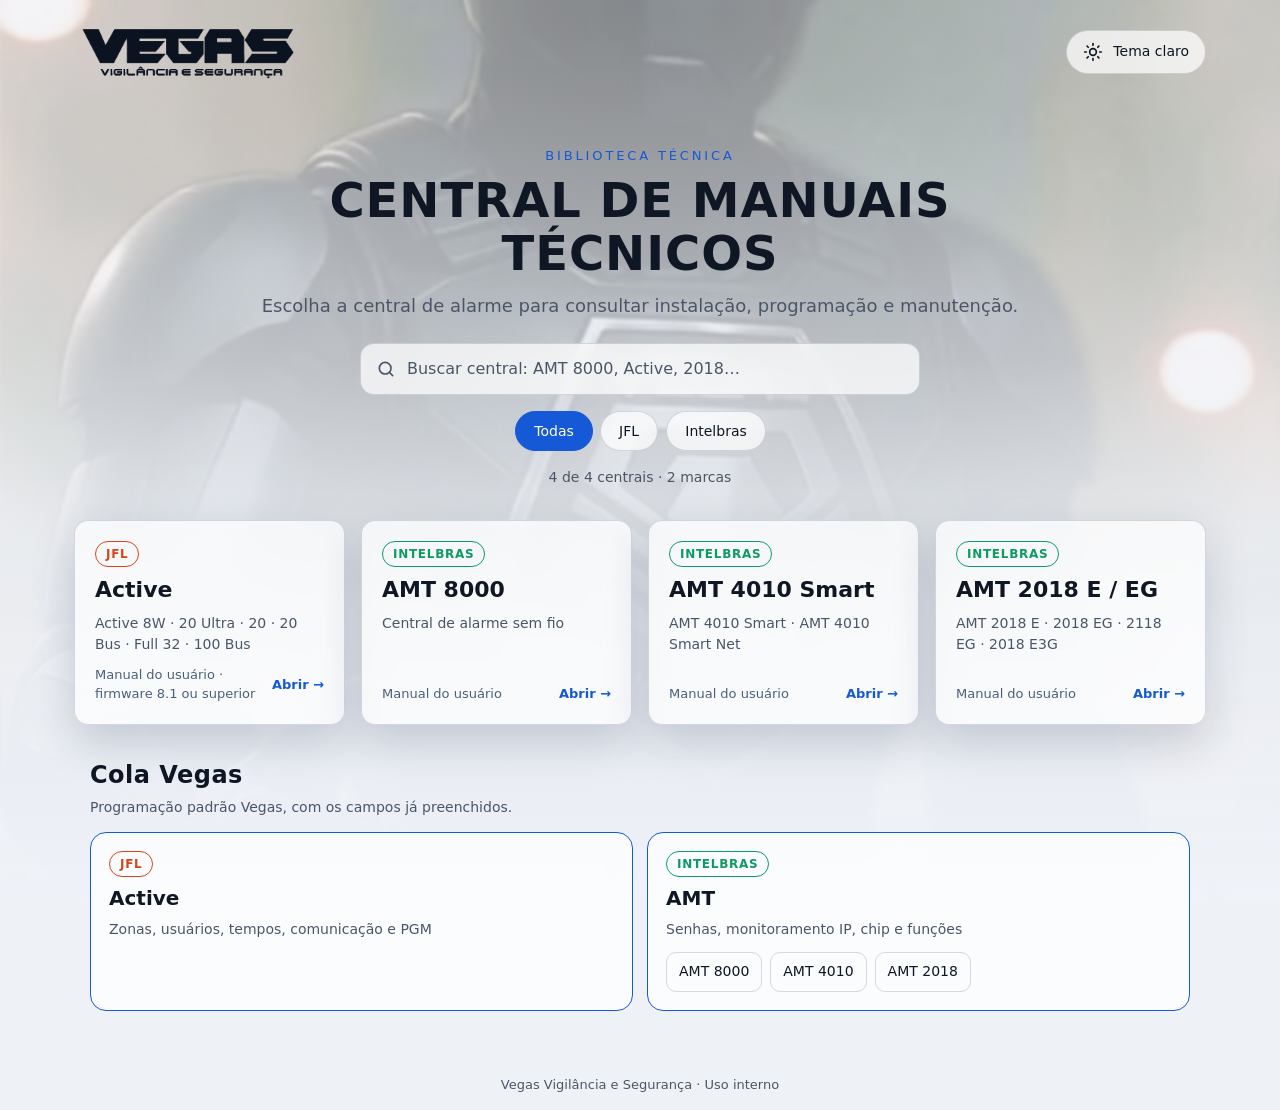
<file: index.html>
<!doctype html>
<html lang="pt-BR" data-theme="dark">
<head>
<meta charset="utf-8">
<meta name="viewport" content="width=device-width, initial-scale=1, viewport-fit=cover">
<title>Central de Manuais Técnicos — Vegas Vigilância e Segurança</title>
<meta name="description" content="Biblioteca de consulta técnica para instalação, programação e manutenção de centrais de alarme.">
<meta name="robots" content="noindex, nofollow">
<meta name="color-scheme" content="dark light">
<link rel="preload" as="image" href="assets/vegon-poster.jpg">
<!-- Aplica o tema salvo antes da pintura, evitando "flash" -->
<script>
  (function () {
    var t = null;
    try { t = localStorage.getItem('vegas-tema'); } catch (e) {}
    if (t !== 'light' && t !== 'dark') {
      t = window.matchMedia && matchMedia('(prefers-color-scheme: light)').matches ? 'light' : 'dark';
    }
    document.documentElement.setAttribute('data-theme', t);
  })();
</script>
<link rel="manifest" href="manifest.json">
<meta name="theme-color" content="#07090d">
<link rel="apple-touch-icon" href="assets/icons/apple-touch-icon.png">
<meta name="apple-mobile-web-app-capable" content="yes">
<meta name="mobile-web-app-capable" content="yes">
<meta name="apple-mobile-web-app-status-bar-style" content="black-translucent">
<meta name="apple-mobile-web-app-title" content="Manuais">
<link rel="icon" type="image/png" href="assets/icons/favicon-64.png">
<link rel="stylesheet" href="css/style.css">
</head>
<body>

<!-- Vídeo de fundo (sem áudio) -->
<div class="bg" aria-hidden="true">
  <video id="bgVideo" autoplay muted loop playsinline preload="auto" poster="assets/vegon-poster.jpg" disablepictureinpicture>
    <source src="assets/vegon-bg.webm" type="video/webm">
    <source src="assets/vegon-bg.mp4" type="video/mp4">
  </video>
  <div class="bg__shade"></div>
</div>

<header class="topbar">
  <a class="brand" href="index.html" aria-label="Vegas Vigilância e Segurança — início">
    <span class="logo" role="img" aria-label="Vegas Vigilância e Segurança"></span>
  </a>
  <button class="theme-toggle" id="themeToggle" type="button" aria-label="Alternar tema claro/escuro" aria-pressed="false">
    <svg class="i-sun" viewBox="0 0 24 24" aria-hidden="true"><circle cx="12" cy="12" r="4"/><path d="M12 2v2M12 20v2M4.9 4.9l1.4 1.4M17.7 17.7l1.4 1.4M2 12h2M20 12h2M4.9 19.1l1.4-1.4M17.7 6.3l1.4-1.4"/></svg>
    <svg class="i-moon" viewBox="0 0 24 24" aria-hidden="true"><path d="M21 12.8A9 9 0 1 1 11.2 3a7 7 0 0 0 9.8 9.8z"/></svg>
    <span class="theme-toggle__label" id="themeLabel">Tema escuro</span>
  </button>
</header>

<main class="wrap">
  <section class="hero">
    <p class="eyebrow">Biblioteca técnica</p>
    <h1>Central de Manuais Técnicos</h1>
    <p class="sub">Escolha a central de alarme para consultar instalação, programação e manutenção.</p>

    <div class="search">
      <svg viewBox="0 0 24 24" aria-hidden="true"><circle cx="11" cy="11" r="7"/><path d="m20 20-3.5-3.5"/></svg>
      <input id="filtro" type="search" placeholder="Buscar central: AMT 8000, Active, 2018…" autocomplete="off" aria-label="Buscar central">
    </div>

    <div class="chips" role="group" aria-label="Filtrar por marca">
      <button class="chip is-on" data-marca="all" type="button">Todas</button>
      <button class="chip" data-marca="JFL" type="button">JFL</button>
      <button class="chip" data-marca="Intelbras" type="button">Intelbras</button>
    </div>

    <p class="stats" id="stats" aria-live="polite"></p>
  </section>

  <section class="grid" id="grid" aria-label="Centrais disponíveis"></section>
  <p class="empty" id="vazio" hidden>Nenhuma central encontrada para essa busca.</p>

  <section class="colas" id="colas" aria-labelledby="colasTit">
    <h2 id="colasTit">Cola Vegas</h2>
    <p class="colas__sub">Programação padrão Vegas, com os campos já preenchidos.</p>
    <div class="colas__grid">
      <a class="cola-card" href="leitor.html?central=active#cola">
        <span class="tag tag--JFL">JFL</span>
        <strong>Active</strong>
        <span>Zonas, usuários, tempos, comunicação e PGM</span>
      </a>
      <div class="cola-card">
        <span class="tag tag--Intelbras">Intelbras</span>
        <strong>AMT</strong>
        <span>Senhas, monitoramento IP, chip e funções</span>
        <span class="cola-card__links">
          <a href="leitor.html?central=amt-8000#cola">AMT 8000</a>
          <a href="leitor.html?central=amt-4010-smart#cola">AMT 4010</a>
          <a href="leitor.html?central=amt-2018#cola">AMT 2018</a>
        </span>
      </div>
    </div>
  </section>
</main>

<footer class="foot">Vegas Vigilância e Segurança · Uso interno</footer>

<script src="js/theme.js"></script>
<script src="js/app.js"></script>
<script src="js/pwa.js"></script>
</body>
</html>
</file>
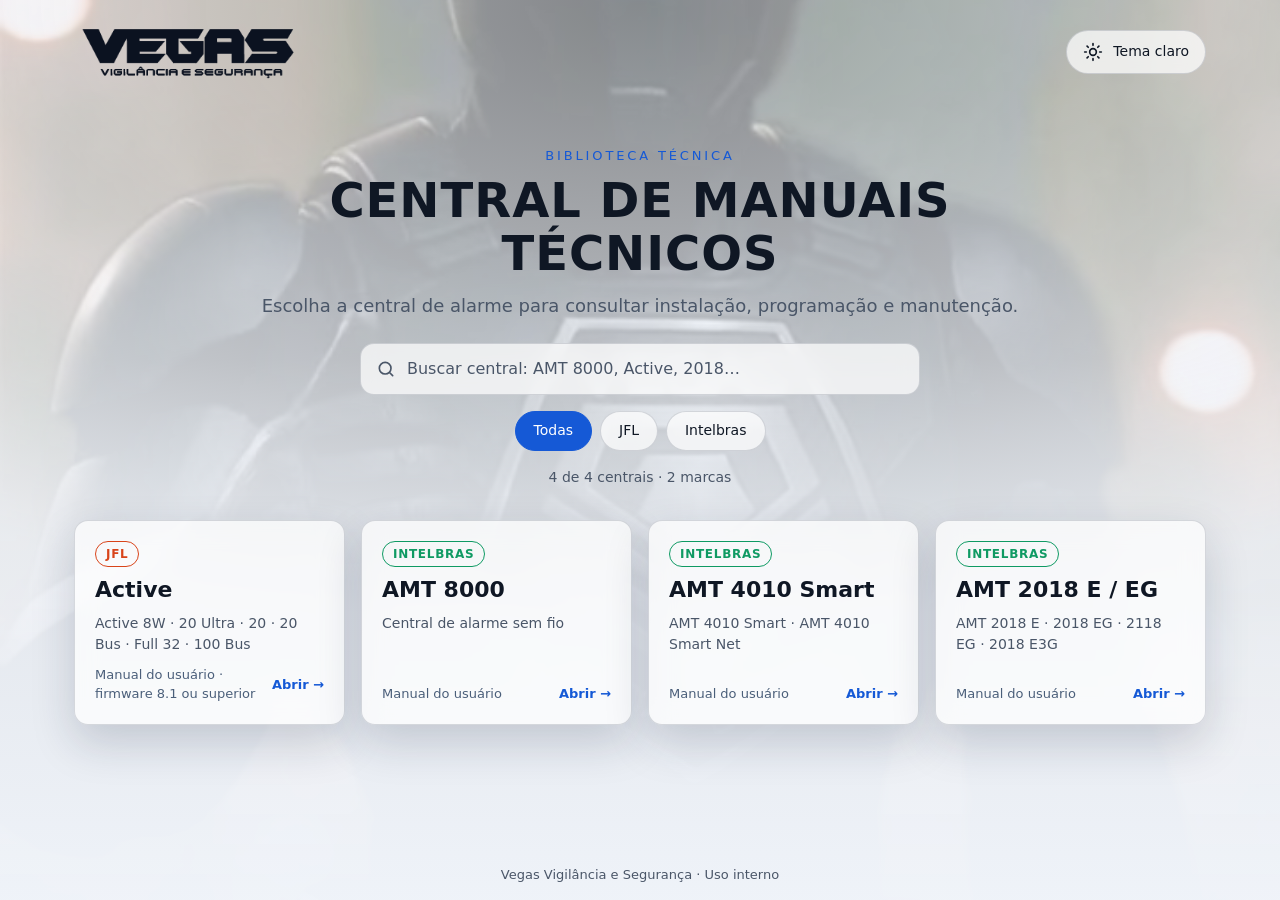
<file: central-manuais/index.html>
<!doctype html>
<html lang="pt-BR" data-theme="dark">
<head>
<meta charset="utf-8">
<meta name="viewport" content="width=device-width, initial-scale=1, viewport-fit=cover">
<title>Central de Manuais Técnicos — Vegas Vigilância e Segurança</title>
<meta name="description" content="Biblioteca de consulta técnica para instalação, programação e manutenção de centrais de alarme.">
<meta name="color-scheme" content="dark light">
<link rel="icon" href="data:image/svg+xml,%3Csvg xmlns=%27http://www.w3.org/2000/svg%27 viewBox=%270 0 32 32%27%3E%3Crect width=%2732%27 height=%2732%27 rx=%276%27 fill=%27%230b1220%27/%3E%3Cpath d=%27M5 8h22l-9 17h-4z%27 fill=%27%23fff%27/%3E%3C/svg%3E">
<link rel="preload" as="image" href="assets/vegon-poster.jpg">
<!-- Aplica o tema salvo antes da pintura, evitando "flash" -->
<script>
  (function () {
    var t = null;
    try { t = localStorage.getItem('vegas-tema'); } catch (e) {}
    if (t !== 'light' && t !== 'dark') {
      t = window.matchMedia && matchMedia('(prefers-color-scheme: light)').matches ? 'light' : 'dark';
    }
    document.documentElement.setAttribute('data-theme', t);
  })();
</script>
<link rel="stylesheet" href="css/style.css">
</head>
<body>

<!-- Vídeo de fundo (sem áudio) -->
<div class="bg" aria-hidden="true">
  <video id="bgVideo" autoplay muted loop playsinline preload="auto" poster="assets/vegon-poster.jpg" disablepictureinpicture>
    <source src="assets/vegon-bg.webm" type="video/webm">
    <source src="assets/vegon-bg.mp4" type="video/mp4">
  </video>
  <div class="bg__shade"></div>
</div>

<header class="topbar">
  <a class="brand" href="index.html" aria-label="Vegas Vigilância e Segurança — início">
    <span class="logo" role="img" aria-label="Vegas Vigilância e Segurança"></span>
  </a>
  <button class="theme-toggle" id="themeToggle" type="button" aria-label="Alternar tema claro/escuro" aria-pressed="false">
    <svg class="i-sun" viewBox="0 0 24 24" aria-hidden="true"><circle cx="12" cy="12" r="4"/><path d="M12 2v2M12 20v2M4.9 4.9l1.4 1.4M17.7 17.7l1.4 1.4M2 12h2M20 12h2M4.9 19.1l1.4-1.4M17.7 6.3l1.4-1.4"/></svg>
    <svg class="i-moon" viewBox="0 0 24 24" aria-hidden="true"><path d="M21 12.8A9 9 0 1 1 11.2 3a7 7 0 0 0 9.8 9.8z"/></svg>
    <span class="theme-toggle__label" id="themeLabel">Tema escuro</span>
  </button>
</header>

<main class="wrap">
  <section class="hero">
    <p class="eyebrow">Biblioteca técnica</p>
    <h1>Central de Manuais Técnicos</h1>
    <p class="sub">Escolha a central de alarme para consultar instalação, programação e manutenção.</p>

    <div class="search">
      <svg viewBox="0 0 24 24" aria-hidden="true"><circle cx="11" cy="11" r="7"/><path d="m20 20-3.5-3.5"/></svg>
      <input id="filtro" type="search" placeholder="Buscar central: AMT 8000, Active, 2018…" autocomplete="off" aria-label="Buscar central">
    </div>

    <div class="chips" role="group" aria-label="Filtrar por marca">
      <button class="chip is-on" data-marca="all" type="button">Todas</button>
      <button class="chip" data-marca="JFL" type="button">JFL</button>
      <button class="chip" data-marca="Intelbras" type="button">Intelbras</button>
    </div>

    <p class="stats" id="stats" aria-live="polite"></p>
  </section>

  <section class="grid" id="grid" aria-label="Centrais disponíveis"></section>
  <p class="empty" id="vazio" hidden>Nenhuma central encontrada para essa busca.</p>
</main>

<footer class="foot">Vegas Vigilância e Segurança · Uso interno</footer>

<script src="js/theme.js"></script>
<script src="js/app.js"></script>
</body>
</html>
</file>
<file: css/style.css>
/* ===== Tokens de tema ===== */
:root {
  --bg: #07090d;
  --shade-a: rgba(5, 8, 14, .30);
  --shade-b: rgba(5, 8, 14, .82);
  --text: #eef2f7;
  --muted: #a7b1c0;
  --card: rgba(16, 22, 32, .62);
  --card-hover: rgba(24, 34, 50, .78);
  --line: rgba(190, 205, 225, .18);
  --accent: #3d8bff;
  --accent-2: #9fb4cc;
  --logo: #ffffff;
  --jfl: #ff6a3d;
  --intelbras: #35c98a;
  --shadow: 0 18px 50px rgba(0, 0, 0, .45);
  color-scheme: dark;
}
:root[data-theme="light"] {
  --bg: #eef2f7;
  --shade-a: rgba(240, 244, 250, .55);
  --shade-b: rgba(240, 244, 250, .92);
  --text: #0f1724;
  --muted: #4a5668;
  --card: rgba(255, 255, 255, .72);
  --card-hover: rgba(255, 255, 255, .92);
  --line: rgba(20, 35, 60, .16);
  --accent: #1559d6;
  --accent-2: #4b5f7a;
  --logo: #0b1220;
  --jfl: #d8441a;
  --intelbras: #0f9a63;
  --shadow: 0 18px 44px rgba(20, 35, 60, .18);
  color-scheme: light;
}

* { box-sizing: border-box; }
html { -webkit-text-size-adjust: 100%; }
body {
  margin: 0;
  min-height: 100vh;
  min-height: 100dvh;
  background: var(--bg);
  color: var(--text);
  font: 16px/1.5 "Segoe UI", system-ui, -apple-system, Roboto, "Helvetica Neue", Arial, sans-serif;
  display: flex;
  flex-direction: column;
  transition: background-color .3s, color .3s;
}

/* ===== Fundo em vídeo ===== */
.bg { position: fixed; inset: 0; z-index: -1; overflow: hidden; background: var(--bg); }
.bg video {
  position: absolute; inset: 0;
  width: 100%; height: 100%;
  object-fit: cover;
  object-position: 50% 22%;
}
.bg__shade {
  position: absolute; inset: 0;
  background:
    radial-gradient(120% 90% at 50% 0%, var(--shade-a), var(--shade-b) 78%),
    linear-gradient(180deg, transparent 40%, var(--shade-b));
  transition: background .3s;
}

/* ===== Topo ===== */
.topbar {
  display: flex; align-items: center; justify-content: space-between; gap: 16px;
  padding: max(16px, env(safe-area-inset-top)) 24px 8px;
  max-width: 1180px; width: 100%; margin: 0 auto;
}
.brand { display: inline-flex; }
.logo {
  display: block;
  width: clamp(150px, 22vw, 230px);
  aspect-ratio: 1200 / 373;
  background-color: var(--logo);
  -webkit-mask: url("../assets/logo-vegas.png") center / contain no-repeat;
          mask: url("../assets/logo-vegas.png") center / contain no-repeat;
  filter: drop-shadow(0 2px 10px rgba(0, 0, 0, .35));
  transition: background-color .3s;
}

.theme-toggle {
  display: inline-flex; align-items: center; gap: 10px;
  min-height: 44px; padding: 0 16px;
  background: var(--card); color: var(--text);
  border: 1px solid var(--line); border-radius: 999px;
  backdrop-filter: blur(10px); -webkit-backdrop-filter: blur(10px);
  font: inherit; font-size: 14px; cursor: pointer;
  transition: background .2s, border-color .2s;
}
.theme-toggle:hover { background: var(--card-hover); border-color: var(--accent); }
.theme-toggle svg {
  width: 20px; height: 20px; fill: none; stroke: currentColor;
  stroke-width: 2; stroke-linecap: round; stroke-linejoin: round;
}
:root[data-theme="dark"] .i-sun { display: none; }
:root[data-theme="light"] .i-moon { display: none; }

/* ===== Conteúdo ===== */
.wrap { flex: 1; width: 100%; max-width: 1180px; margin: 0 auto; padding: 24px 24px 40px; }
.hero { text-align: center; max-width: 760px; margin: 0 auto 32px; padding-top: clamp(8px, 3vh, 32px); }
.eyebrow {
  margin: 0 0 8px; font-size: 13px; letter-spacing: .22em; text-transform: uppercase;
  color: var(--accent);
}
h1 {
  margin: 0; font-size: clamp(28px, 5vw, 48px); line-height: 1.1; letter-spacing: .02em;
  text-transform: uppercase; font-weight: 800;
  text-shadow: 0 2px 24px rgba(0, 0, 0, .25);
}
:root[data-theme="light"] h1 { text-shadow: none; }
.sub { margin: 12px 0 24px; color: var(--muted); font-size: clamp(15px, 2vw, 18px); }

.search {
  position: relative; max-width: 560px; margin: 0 auto 16px;
}
.search svg {
  position: absolute; left: 16px; top: 50%; transform: translateY(-50%);
  width: 20px; height: 20px; fill: none; stroke: var(--muted); stroke-width: 2; stroke-linecap: round;
  pointer-events: none; z-index: 1;
}
.search input {
  width: 100%; min-height: 52px; padding: 0 18px 0 46px;
  background: var(--card); color: var(--text);
  border: 1px solid var(--line); border-radius: 14px;
  backdrop-filter: blur(10px); -webkit-backdrop-filter: blur(10px);
  font: inherit; font-size: 16px;
}
.search input::placeholder { color: var(--muted); }
.search input:focus { outline: 2px solid var(--accent); outline-offset: 2px; }

.chips { display: flex; justify-content: center; flex-wrap: wrap; gap: 8px; }
.chip {
  min-height: 40px; padding: 0 18px; cursor: pointer;
  background: var(--card); color: var(--text); font: inherit; font-size: 14px;
  border: 1px solid var(--line); border-radius: 999px;
  backdrop-filter: blur(10px); -webkit-backdrop-filter: blur(10px);
}
.chip:hover { border-color: var(--accent); }
.chip.is-on { background: var(--accent); border-color: var(--accent); color: #fff; }
.stats { margin: 16px 0 0; font-size: 14px; color: var(--muted); }

/* ===== Cards ===== */
.grid { display: grid; grid-template-columns: repeat(auto-fill, minmax(260px, 1fr)); gap: 16px; }
.card {
  display: flex; flex-direction: column; gap: 10px; padding: 20px;
  background: var(--card); color: inherit; text-decoration: none;
  border: 1px solid var(--line); border-radius: 14px;
  backdrop-filter: blur(12px); -webkit-backdrop-filter: blur(12px);
  box-shadow: var(--shadow);
  transition: transform .18s, background .18s, border-color .18s;
}
.card:hover, .card:focus-visible { transform: translateY(-3px); background: var(--card-hover); border-color: var(--accent); outline: none; }
.card:focus-visible { outline: 2px solid var(--accent); outline-offset: 2px; }
.tag {
  align-self: flex-start; padding: 3px 10px; border-radius: 999px;
  font-size: 12px; font-weight: 700; letter-spacing: .06em; text-transform: uppercase;
  border: 1px solid currentColor;
}
.tag--JFL { color: var(--jfl); }
.tag--Intelbras { color: var(--intelbras); }
.card h2 { margin: 0; font-size: 22px; line-height: 1.2; }
.card p { margin: 0; color: var(--muted); font-size: 14px; flex: 1; }
.card__meta { display: flex; justify-content: space-between; align-items: center; font-size: 13px; color: var(--accent-2); }
.card__go { color: var(--accent); font-weight: 600; white-space: nowrap; margin-left: 12px; }

.empty { text-align: center; color: var(--muted); margin-top: 24px; }
.foot { text-align: center; padding: 16px; font-size: 13px; color: var(--muted); }

@media (max-width: 560px) {
  .topbar { padding-inline: 16px; }
  .wrap { padding-inline: 16px; }
  .theme-toggle__label { display: none; }
  .theme-toggle { padding: 0 12px; }
  .bg video { object-position: 50% 10%; }
}

/* Movimento reduzido: mantém apenas o quadro estático */
@media (prefers-reduced-motion: reduce) {
  .card, .theme-toggle, body { transition: none; }
  .card:hover { transform: none; }
}

.colas { width: 100%; max-width: 1100px; margin: 32px auto 8px; }
.colas h2 { margin: 0 0 4px; font-size: 24px; letter-spacing: .02em; }
.colas__sub { margin: 0 0 14px; color: var(--muted); font-size: 14px; }
.colas__grid { display: grid; grid-template-columns: repeat(auto-fit, minmax(260px, 1fr)); gap: 14px; }
.cola-card { display: flex; flex-direction: column; gap: 6px; padding: 18px; border-radius: 16px; text-decoration: none; color: var(--text);
  background: var(--card); border: 1px solid var(--accent); backdrop-filter: blur(10px); -webkit-backdrop-filter: blur(10px); }
a.cola-card:hover { transform: translateY(-2px); }
.cola-card strong { font-size: 20px; }
.cola-card > span:not(.tag):not(.cola-card__links) { color: var(--muted); font-size: 14px; }
.cola-card .tag { align-self: flex-start; }
.cola-card__links { display: flex; flex-wrap: wrap; gap: 8px; margin-top: 6px; }
.cola-card__links a { padding: 8px 12px; min-height: 40px; display: inline-flex; align-items: center; border-radius: 10px; border: 1px solid var(--line);
  color: var(--text); text-decoration: none; font-size: 14px; }
.cola-card__links a:hover { border-color: var(--accent); }
</file>
<file: central-manuais/css/style.css>
/* ===== Tokens de tema ===== */
:root {
  --bg: #07090d;
  --shade-a: rgba(5, 8, 14, .30);
  --shade-b: rgba(5, 8, 14, .82);
  --text: #eef2f7;
  --muted: #a7b1c0;
  --card: rgba(16, 22, 32, .62);
  --card-hover: rgba(24, 34, 50, .78);
  --line: rgba(190, 205, 225, .18);
  --accent: #3d8bff;
  --accent-2: #9fb4cc;
  --logo: #ffffff;
  --jfl: #ff6a3d;
  --intelbras: #35c98a;
  --shadow: 0 18px 50px rgba(0, 0, 0, .45);
  color-scheme: dark;
}
:root[data-theme="light"] {
  --bg: #eef2f7;
  --shade-a: rgba(240, 244, 250, .55);
  --shade-b: rgba(240, 244, 250, .92);
  --text: #0f1724;
  --muted: #4a5668;
  --card: rgba(255, 255, 255, .72);
  --card-hover: rgba(255, 255, 255, .92);
  --line: rgba(20, 35, 60, .16);
  --accent: #1559d6;
  --accent-2: #4b5f7a;
  --logo: #0b1220;
  --jfl: #d8441a;
  --intelbras: #0f9a63;
  --shadow: 0 18px 44px rgba(20, 35, 60, .18);
  color-scheme: light;
}

* { box-sizing: border-box; }
html { -webkit-text-size-adjust: 100%; }
body {
  margin: 0;
  min-height: 100vh;
  min-height: 100dvh;
  background: var(--bg);
  color: var(--text);
  font: 16px/1.5 "Segoe UI", system-ui, -apple-system, Roboto, "Helvetica Neue", Arial, sans-serif;
  display: flex;
  flex-direction: column;
  transition: background-color .3s, color .3s;
}

/* ===== Fundo em vídeo ===== */
.bg { position: fixed; inset: 0; z-index: -1; overflow: hidden; background: var(--bg); }
.bg video {
  position: absolute; inset: 0;
  width: 100%; height: 100%;
  object-fit: cover;
  object-position: 50% 22%;
}
.bg__shade {
  position: absolute; inset: 0;
  background:
    radial-gradient(120% 90% at 50% 0%, var(--shade-a), var(--shade-b) 78%),
    linear-gradient(180deg, transparent 40%, var(--shade-b));
  transition: background .3s;
}

/* ===== Topo ===== */
.topbar {
  display: flex; align-items: center; justify-content: space-between; gap: 16px;
  padding: max(16px, env(safe-area-inset-top)) 24px 8px;
  max-width: 1180px; width: 100%; margin: 0 auto;
}
.brand { display: inline-flex; }
.logo {
  display: block;
  width: clamp(150px, 22vw, 230px);
  aspect-ratio: 1200 / 373;
  background-color: var(--logo);
  -webkit-mask: url("../assets/logo-vegas.png") center / contain no-repeat;
          mask: url("../assets/logo-vegas.png") center / contain no-repeat;
  filter: drop-shadow(0 2px 10px rgba(0, 0, 0, .35));
  transition: background-color .3s;
}

.theme-toggle {
  display: inline-flex; align-items: center; gap: 10px;
  min-height: 44px; padding: 0 16px;
  background: var(--card); color: var(--text);
  border: 1px solid var(--line); border-radius: 999px;
  backdrop-filter: blur(10px); -webkit-backdrop-filter: blur(10px);
  font: inherit; font-size: 14px; cursor: pointer;
  transition: background .2s, border-color .2s;
}
.theme-toggle:hover { background: var(--card-hover); border-color: var(--accent); }
.theme-toggle svg {
  width: 20px; height: 20px; fill: none; stroke: currentColor;
  stroke-width: 2; stroke-linecap: round; stroke-linejoin: round;
}
:root[data-theme="dark"] .i-sun { display: none; }
:root[data-theme="light"] .i-moon { display: none; }

/* ===== Conteúdo ===== */
.wrap { flex: 1; width: 100%; max-width: 1180px; margin: 0 auto; padding: 24px 24px 40px; }
.hero { text-align: center; max-width: 760px; margin: 0 auto 32px; padding-top: clamp(8px, 3vh, 32px); }
.eyebrow {
  margin: 0 0 8px; font-size: 13px; letter-spacing: .22em; text-transform: uppercase;
  color: var(--accent);
}
h1 {
  margin: 0; font-size: clamp(28px, 5vw, 48px); line-height: 1.1; letter-spacing: .02em;
  text-transform: uppercase; font-weight: 800;
  text-shadow: 0 2px 24px rgba(0, 0, 0, .25);
}
:root[data-theme="light"] h1 { text-shadow: none; }
.sub { margin: 12px 0 24px; color: var(--muted); font-size: clamp(15px, 2vw, 18px); }

.search {
  position: relative; max-width: 560px; margin: 0 auto 16px;
}
.search svg {
  position: absolute; left: 16px; top: 50%; transform: translateY(-50%);
  width: 20px; height: 20px; fill: none; stroke: var(--muted); stroke-width: 2; stroke-linecap: round;
  pointer-events: none; z-index: 1;
}
.search input {
  width: 100%; min-height: 52px; padding: 0 18px 0 46px;
  background: var(--card); color: var(--text);
  border: 1px solid var(--line); border-radius: 14px;
  backdrop-filter: blur(10px); -webkit-backdrop-filter: blur(10px);
  font: inherit; font-size: 16px;
}
.search input::placeholder { color: var(--muted); }
.search input:focus { outline: 2px solid var(--accent); outline-offset: 2px; }

.chips { display: flex; justify-content: center; flex-wrap: wrap; gap: 8px; }
.chip {
  min-height: 40px; padding: 0 18px; cursor: pointer;
  background: var(--card); color: var(--text); font: inherit; font-size: 14px;
  border: 1px solid var(--line); border-radius: 999px;
  backdrop-filter: blur(10px); -webkit-backdrop-filter: blur(10px);
}
.chip:hover { border-color: var(--accent); }
.chip.is-on { background: var(--accent); border-color: var(--accent); color: #fff; }
.stats { margin: 16px 0 0; font-size: 14px; color: var(--muted); }

/* ===== Cards ===== */
.grid { display: grid; grid-template-columns: repeat(auto-fill, minmax(260px, 1fr)); gap: 16px; }
.card {
  display: flex; flex-direction: column; gap: 10px; padding: 20px;
  background: var(--card); color: inherit; text-decoration: none;
  border: 1px solid var(--line); border-radius: 14px;
  backdrop-filter: blur(12px); -webkit-backdrop-filter: blur(12px);
  box-shadow: var(--shadow);
  transition: transform .18s, background .18s, border-color .18s;
}
.card:hover, .card:focus-visible { transform: translateY(-3px); background: var(--card-hover); border-color: var(--accent); outline: none; }
.card:focus-visible { outline: 2px solid var(--accent); outline-offset: 2px; }
.tag {
  align-self: flex-start; padding: 3px 10px; border-radius: 999px;
  font-size: 12px; font-weight: 700; letter-spacing: .06em; text-transform: uppercase;
  border: 1px solid currentColor;
}
.tag--JFL { color: var(--jfl); }
.tag--Intelbras { color: var(--intelbras); }
.card h2 { margin: 0; font-size: 22px; line-height: 1.2; }
.card p { margin: 0; color: var(--muted); font-size: 14px; flex: 1; }
.card__meta { display: flex; justify-content: space-between; align-items: center; font-size: 13px; color: var(--accent-2); }
.card__go { color: var(--accent); font-weight: 600; white-space: nowrap; margin-left: 12px; }

.empty { text-align: center; color: var(--muted); margin-top: 24px; }
.foot { text-align: center; padding: 16px; font-size: 13px; color: var(--muted); }

@media (max-width: 560px) {
  .topbar { padding-inline: 16px; }
  .wrap { padding-inline: 16px; }
  .theme-toggle__label { display: none; }
  .theme-toggle { padding: 0 12px; }
  .bg video { object-position: 50% 10%; }
}

/* Movimento reduzido: mantém apenas o quadro estático */
@media (prefers-reduced-motion: reduce) {
  .card, .theme-toggle, body { transition: none; }
  .card:hover { transform: none; }
}
</file>
